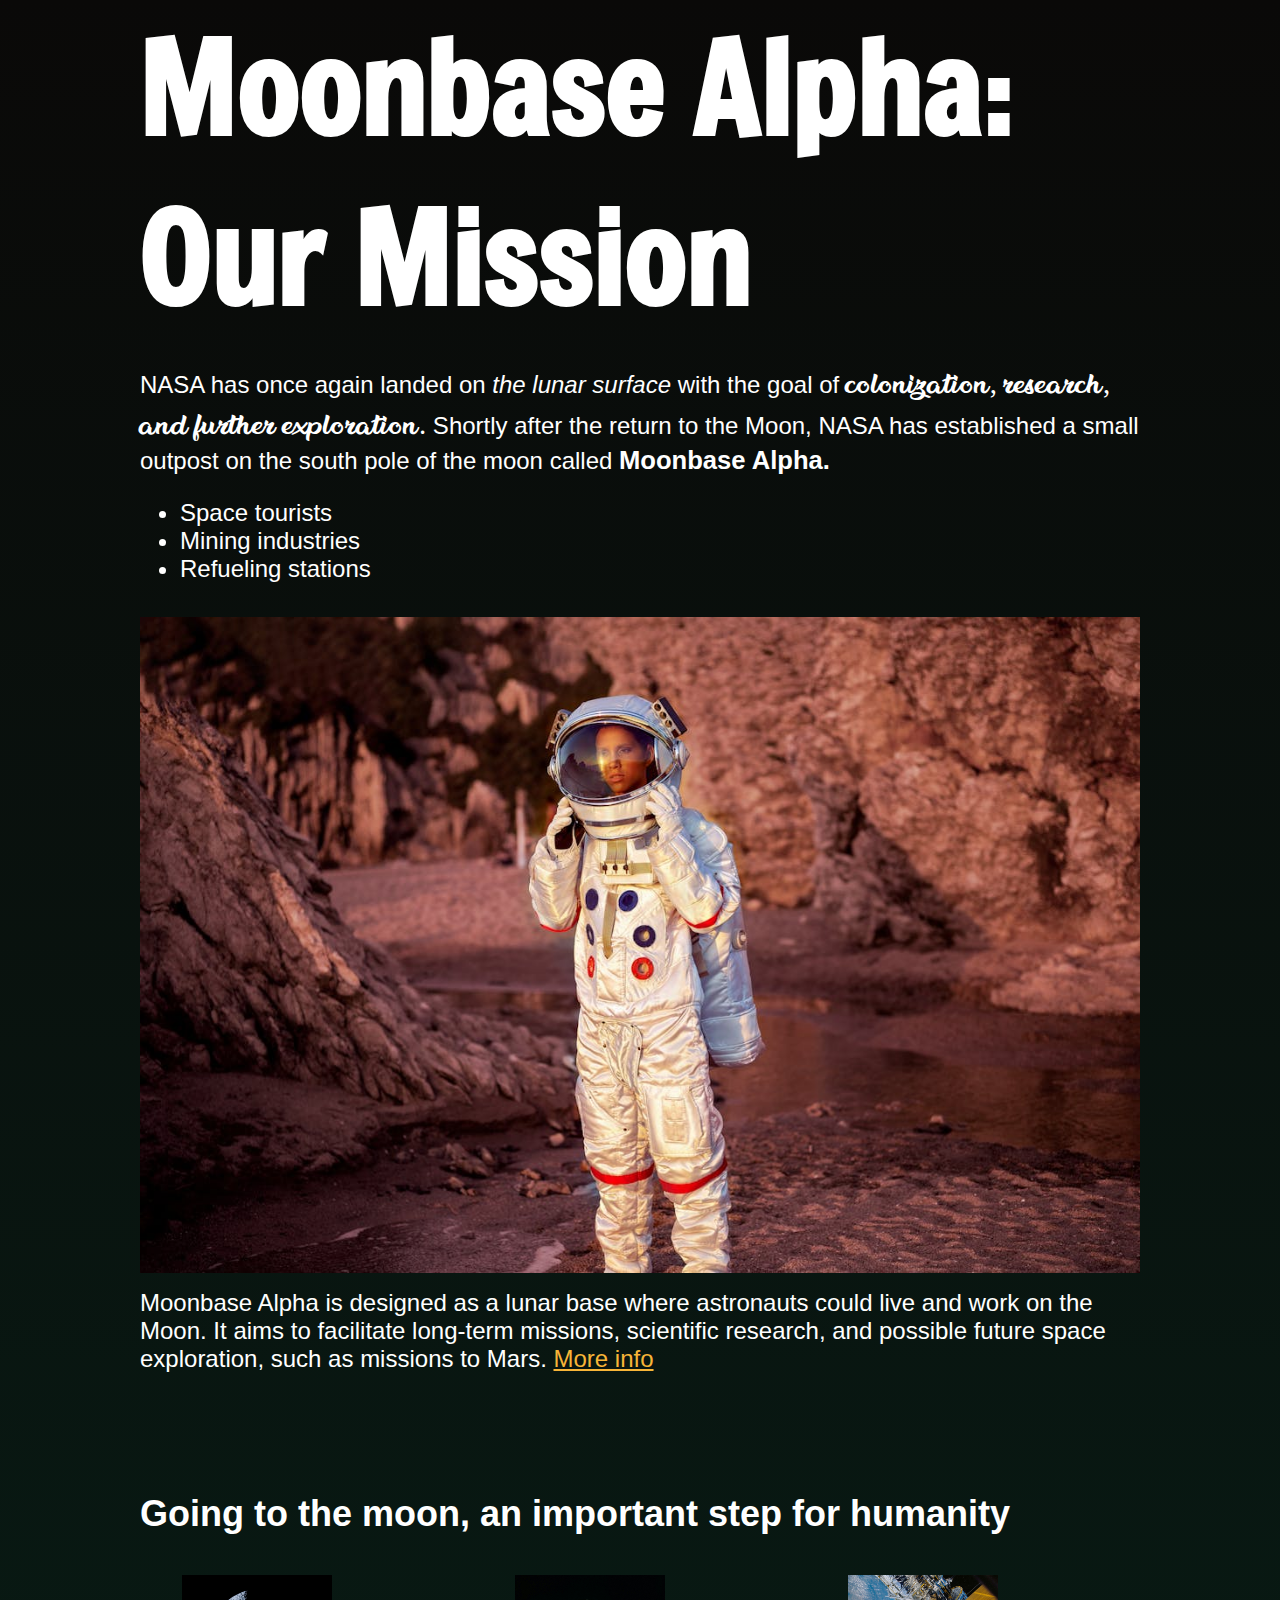
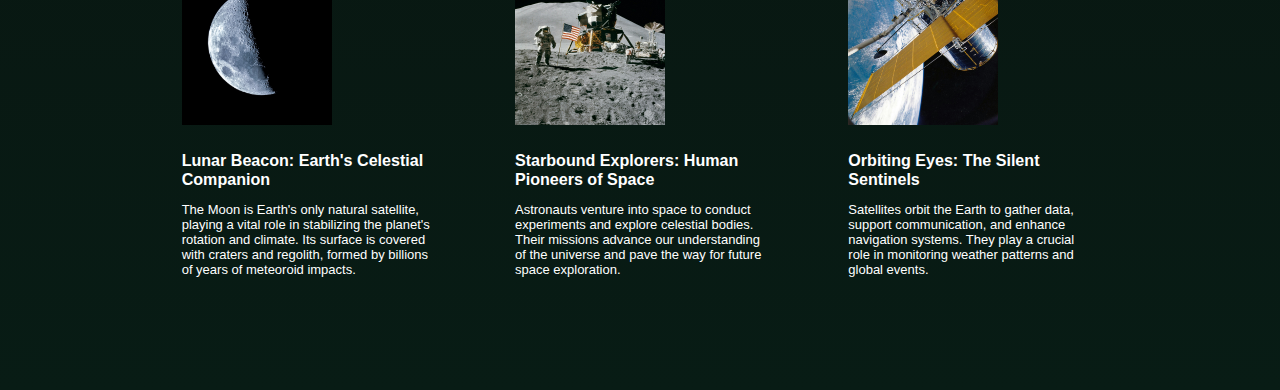
<file: index.html>
<!DOCTYPE html>
<html lang="en">
  <head>
    <meta charset="UTF-8" />
    <meta name="viewport" content="width=device-width, initial-scale=1.0" />

    <link rel="preconnect" href="https://fonts.googleapis.com" />
    <link rel="preconnect" href="https://fonts.gstatic.com" crossorigin />
    <link
      href="https://fonts.googleapis.com/css2?family=Freeman&display=swap"
      rel="stylesheet"
    />

    <link rel="stylesheet" href="./style.css" />
    <title>Mission to the Moon</title>
  </head>

  <body>
    <div class="container">
      <div id="heading">
        <h1 id="style-heading">Moonbase Alpha: Our Mission</h1>
      </div>
      <div id="intro">
        <p class="paragraph">
          NASA has once again landed on <i> the lunar surface</i> with the goal
          of
          <span class="font-style">
            colonization, research, and further exploration.</span
          >
          Shortly after the return to the Moon, NASA has established a small
          outpost on the south pole of the moon called
          <span class="inline-txt"> <b> Moonbase Alpha.</b></span>
        </p>
      </div>
      <div id="projects">
        <ul>
          <li>Space tourists</li>
          <li>Mining industries</li>
          <li>Refueling stations</li>
        </ul>
      </div>
      <div id="theme-img">
        <img
          id="austronaut-img"
          src="./astronaut.png"
          alt="a woman wearing space suit"
        />
      </div>
      <div id="overview">
        <p>
          Moonbase Alpha is designed as a lunar base where astronauts could live
          and work on the Moon. It aims to facilitate long-term missions,
          scientific research, and possible future space exploration, such as
          missions to Mars.
          <a class="link-color" href="./more-info.html" target="_blank"
            >More info</a
          >
        </p>
      </div>
      <div id="footer">
        <div>
          <h2>Going to the moon, an important step for humanity</h2>
        </div>

        <div class="f-desc">
          <div>
            <img src="./footer-img/moon.jpg" alt="moon" />
            <h6>Lunar Beacon: Earth's Celestial Companion</h6>
            <p class="small-txt">
              The Moon is Earth's only natural satellite, playing a vital role
              in stabilizing the planet's rotation and climate. Its surface is
              covered with craters and regolith, formed by billions of years of
              meteoroid impacts.
            </p>
          </div>

          <div>
            <img src="./footer-img/astro-moon.jpg" alt="astronaut" />
            <h6>Starbound Explorers: Human Pioneers of Space</h6>
            <p class="small-txt">
              Astronauts venture into space to conduct experiments and explore
              celestial bodies. Their missions advance our understanding of the
              universe and pave the way for future space exploration.
            </p>
          </div>

          <div>
            <img src="./footer-img/satellite.jpg" alt="satellite" />
            <h6>Orbiting Eyes: The Silent Sentinels</h6>
            <p class="small-txt">
              Satellites orbit the Earth to gather data, support communication,
              and enhance navigation systems. They play a crucial role in
              monitoring weather patterns and global events.
            </p>
          </div>
        </div>
      </div>
    </div>
  </body>
</html>
</file>
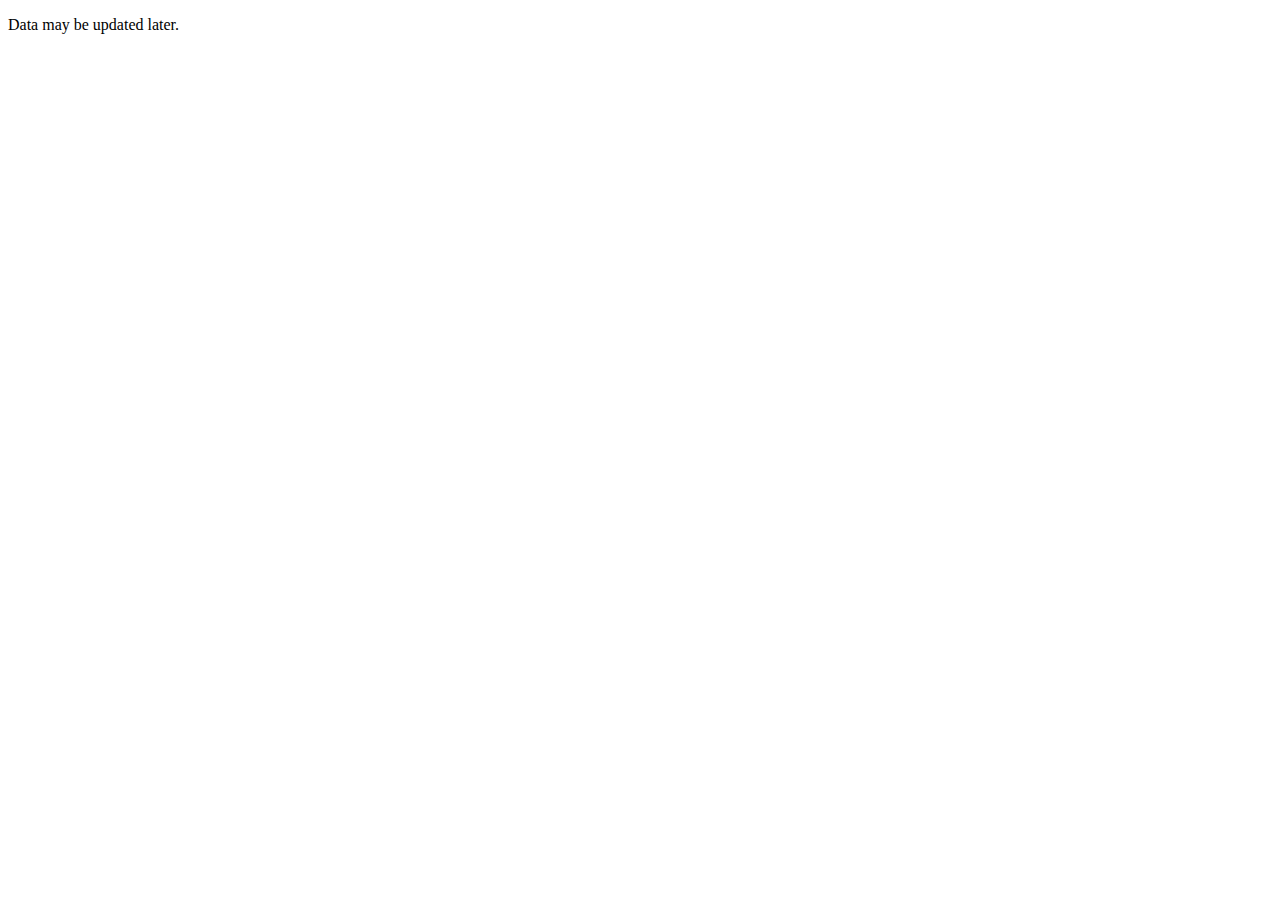
<file: more-info.html>
<!DOCTYPE html>
<html lang="en">
  <head>
    <meta charset="UTF-8" />
    <meta name="viewport" content="width=device-width, initial-scale=1.0" />
    <title>Moonbase alpha</title>
  </head>
  <body>
    <p>Data may be updated later.</p>
  </body>
</html>
</file>
<file: style.css>
html {
  background: linear-gradient(to bottom, #0a0908, #081c15);
}

body {
  height: 100%;
  width: 100%;
  margin: 0;
  padding: 0;
  font-family: Verdana, Geneva, Tahoma, sans-serif;
}
h1,
h2,
h6 {
  margin: 0;
  padding: 0;
}
.container {
  color: white;
  font-size: 1.5rem;
  width: 1000px;
  /* border: 2px dotted gold; */
  margin: 0 auto;
}
#style-heading {
  font-family: "Freeman", sans-serif;
  font-size: 8rem;
  margin: 0;
  padding: 0;
}

@font-face {
  font-family: abc;
  src: url("./blackberry-jam-font/BlackberryJamPersonalUse-rXOB.ttf");
}
.font-style {
  font-family: abc;
  font-size: 1.8rem;
}

#austronaut-img {
  width: 1000px;
  margin: 10px 0;
  /* display: block;
  margin: 0 auto; */
}
#overview p {
  margin: 0;
}

.inline-txt {
  font-size: 1.6rem;
}

.link-color {
  color: #f7b538;
}

#footer {
  display: flex;
  flex-wrap: wrap;
  flex-direction: column;
  margin-top: 100px;
}
#footer div,
#footer h6 {
  margin-top: 20px;
}

.f-desc {
  display: flex;
  flex-wrap: wrap;
  flex-direction: row;
  /* border: 2px dotted; */
  justify-content: space-around;
  margin: 100px 0;
}
.f-desc img {
  width: 150px;
  height: 150px;
  object-fit: cover;
}
.small-txt {
  font-size: small;
}
.f-desc div {
  width: 250px;
  /* border: 2px dotted gold; */
}
</file>
